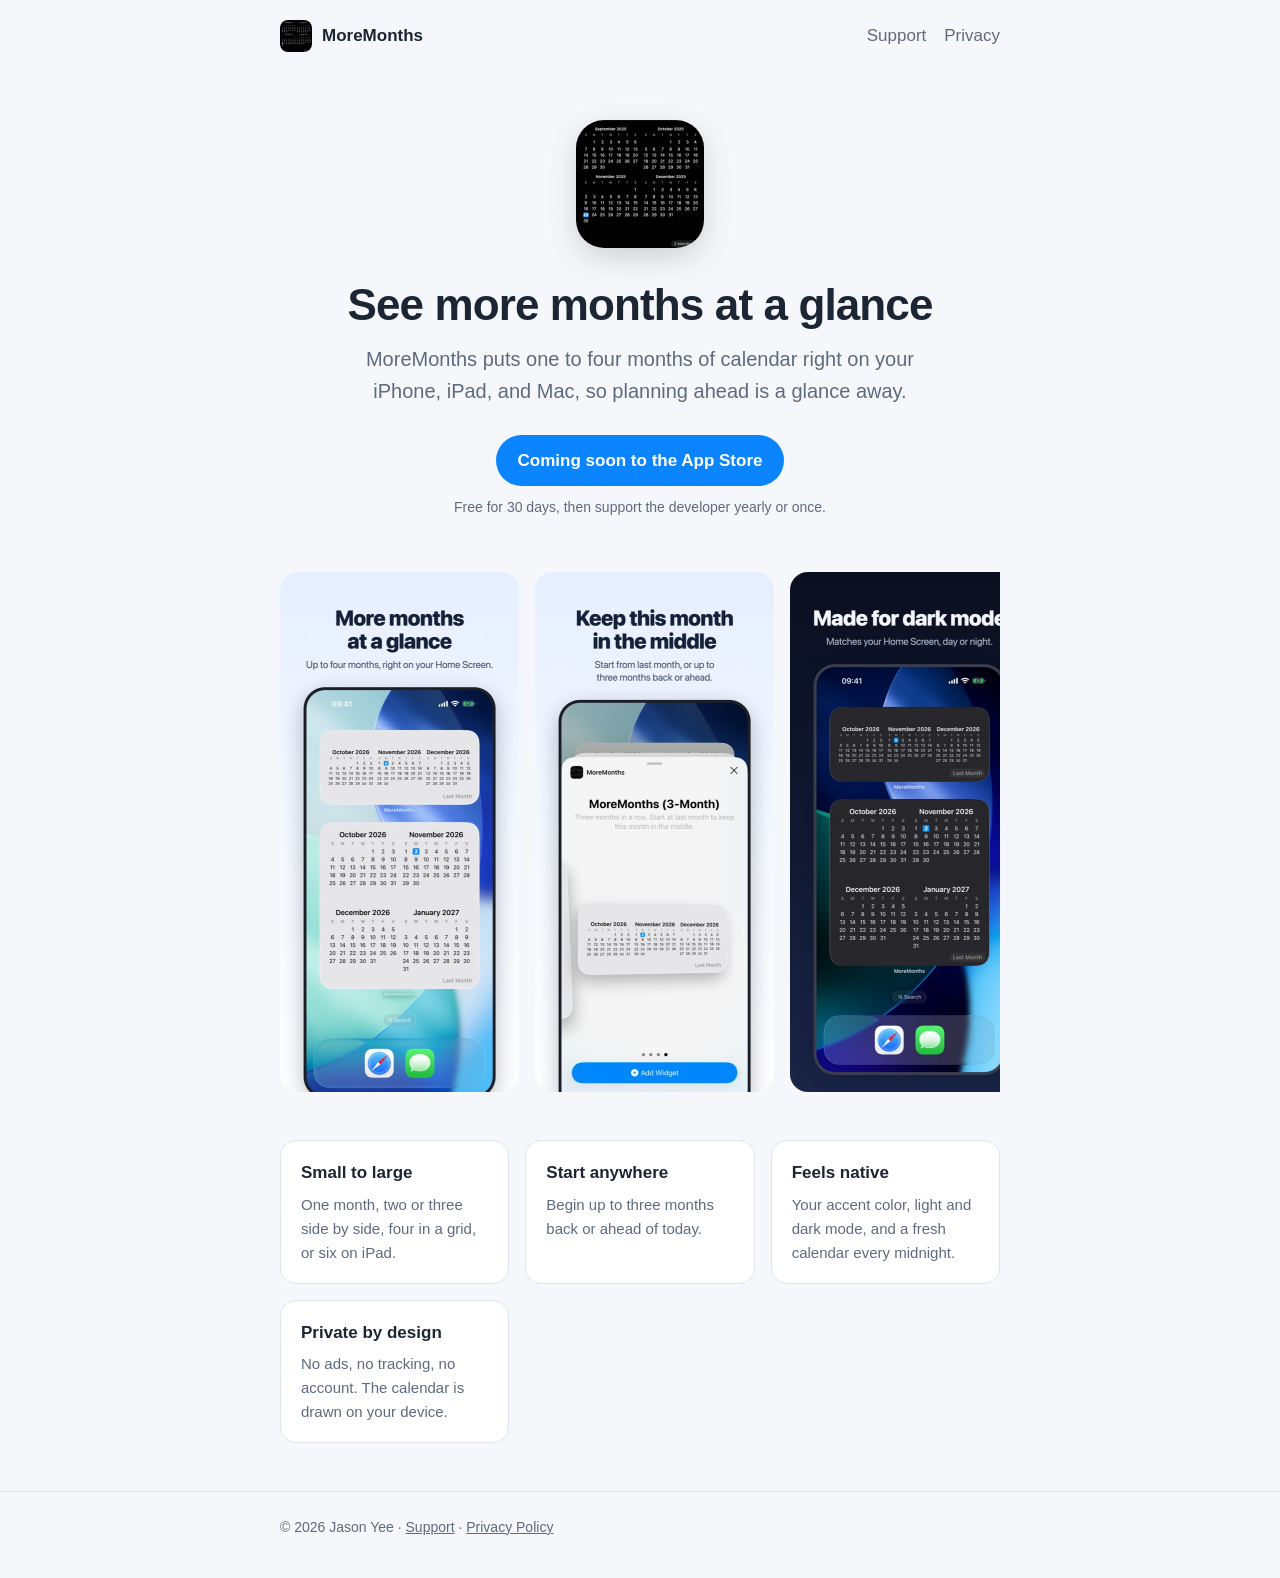
<file: index.html>
<!DOCTYPE html>
<html lang="en">
<head>
  <meta charset="utf-8">
  <meta name="viewport" content="width=device-width, initial-scale=1">
  <title>MoreMonths — Multi-month calendar widgets</title>
  <meta name="description" content="MoreMonths puts one to four months of calendar on your iPhone, iPad, and Mac Home Screen or desktop. No ads, no tracking.">
  <link rel="icon" href="assets/favicon.png">
  <meta property="og:title" content="MoreMonths — See more months at a glance">
  <meta property="og:description" content="One to four months of calendar on your iPhone, iPad, and Mac Home Screen. No ads, no tracking.">
  <meta property="og:image" content="https://jwsy.github.io/moremonths-site/assets/og-image.jpg">
  <meta property="og:url" content="https://jwsy.github.io/moremonths-site/">
  <meta name="twitter:card" content="summary_large_image">
  <link rel="stylesheet" href="assets/style.css">
</head>
<body>
  <div class="wrap">
    <header class="site">
      <a class="brand" href="./"><img src="assets/icon-256.png" alt="">MoreMonths</a>
      <nav><a href="support.html">Support</a><a href="privacy.html">Privacy</a></nav>
    </header>

    <section class="hero">
      <img class="icon" src="assets/icon-256.png" alt="MoreMonths app icon">
      <h1>See more months at a glance</h1>
      <p class="lede">MoreMonths puts one to four months of calendar right on your iPhone, iPad, and Mac, so planning ahead is a glance away.</p>
      <span class="button">Coming soon to the App Store</span>
      <p class="note">Free for 30 days, then support the developer yearly or once.</p>
    </section>

    <section class="shots" aria-label="Screenshots">
      <img src="assets/shots/iphone-1-glance.jpg" alt="MoreMonths widgets on an iPhone Home Screen showing October through January" loading="lazy">
      <img src="assets/shots/iphone-2-middle.jpg" alt="The 3-Month widget starting at last month, with the current month in the middle" loading="lazy">
      <img src="assets/shots/iphone-3-dark.jpg" alt="MoreMonths widgets in dark mode" loading="lazy">
      <img src="assets/shots/iphone-4-support.jpg" alt="The support screen with yearly and one-time options" loading="lazy">
    </section>

    <section class="features">
      <div class="feature">
        <h3>Small to large</h3>
        <p>One month, two or three side by side, four in a grid, or six on iPad.</p>
      </div>
      <div class="feature">
        <h3>Start anywhere</h3>
        <p>Begin up to three months back or ahead of today.</p>
      </div>
      <div class="feature">
        <h3>Feels native</h3>
        <p>Your accent color, light and dark mode, and a fresh calendar every midnight.</p>
      </div>
      <div class="feature">
        <h3>Private by design</h3>
        <p>No ads, no tracking, no account. The calendar is drawn on your device.</p>
      </div>
    </section>
  </div>

  <footer class="site">
    <div class="wrap">
      © 2026 Jason Yee · <a href="support.html">Support</a> · <a href="privacy.html">Privacy Policy</a>
    </div>
  </footer>
</body>
</html>
</file>
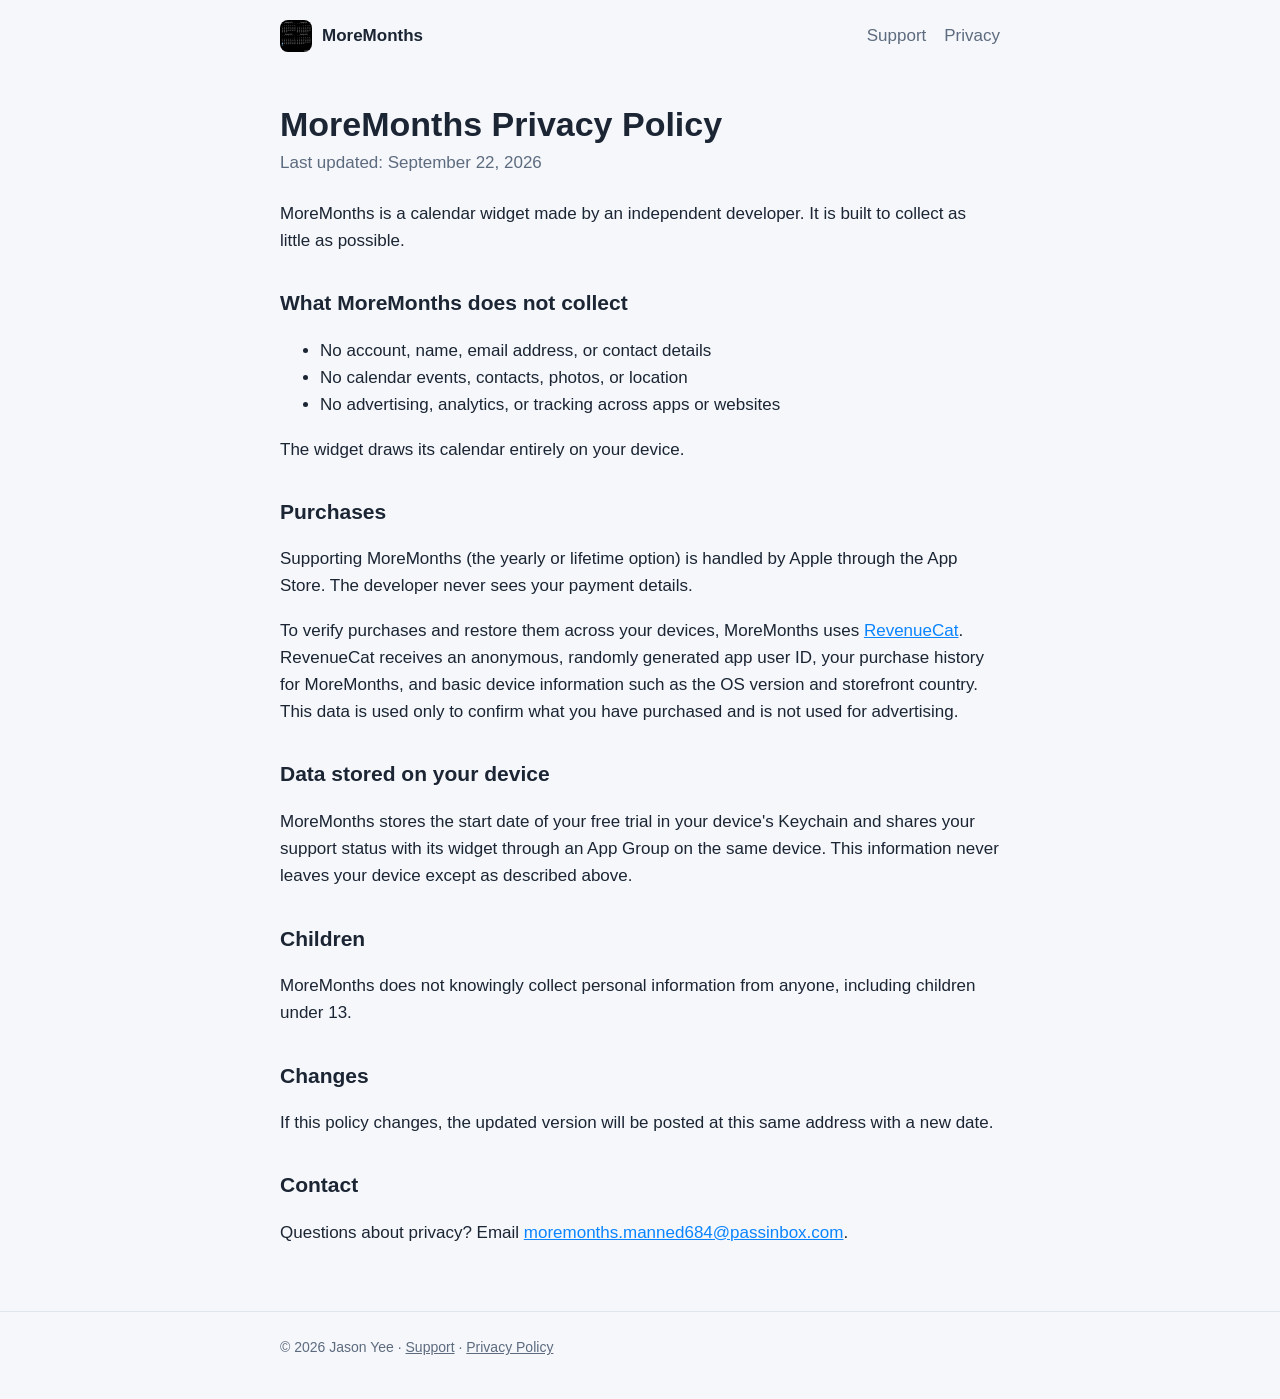
<file: privacy.html>
<!DOCTYPE html>
<html lang="en">
<head>
  <meta charset="utf-8">
  <meta name="viewport" content="width=device-width, initial-scale=1">
  <title>MoreMonths Privacy Policy</title>
  <link rel="icon" href="assets/favicon.png">
  <link rel="stylesheet" href="assets/style.css">
</head>
<body>
  <div class="wrap">
    <header class="site">
      <a class="brand" href="./"><img src="assets/icon-256.png" alt="">MoreMonths</a>
      <nav><a href="support.html">Support</a><a href="privacy.html">Privacy</a></nav>
    </header>

    <article>
      <h1>MoreMonths Privacy Policy</h1>
      <p class="updated">Last updated: September 22, 2026</p>
      <p>MoreMonths is a calendar widget made by an independent developer. It is built to collect as little as possible.</p>

      <h2>What MoreMonths does not collect</h2>
      <ul>
        <li>No account, name, email address, or contact details</li>
        <li>No calendar events, contacts, photos, or location</li>
        <li>No advertising, analytics, or tracking across apps or websites</li>
      </ul>
      <p>The widget draws its calendar entirely on your device.</p>

      <h2>Purchases</h2>
      <p>Supporting MoreMonths (the yearly or lifetime option) is handled by Apple through the App Store. The developer never sees your payment details.</p>
      <p>To verify purchases and restore them across your devices, MoreMonths uses <a href="https://www.revenuecat.com/privacy">RevenueCat</a>. RevenueCat receives an anonymous, randomly generated app user ID, your purchase history for MoreMonths, and basic device information such as the OS version and storefront country. This data is used only to confirm what you have purchased and is not used for advertising.</p>

      <h2>Data stored on your device</h2>
      <p>MoreMonths stores the start date of your free trial in your device's Keychain and shares your support status with its widget through an App Group on the same device. This information never leaves your device except as described above.</p>

      <h2>Children</h2>
      <p>MoreMonths does not knowingly collect personal information from anyone, including children under 13.</p>

      <h2>Changes</h2>
      <p>If this policy changes, the updated version will be posted at this same address with a new date.</p>

      <h2>Contact</h2>
      <p>Questions about privacy? Email <a href="mailto:moremonths.manned684@passinbox.com">moremonths.manned684@passinbox.com</a>.</p>
    </article>
  </div>

  <footer class="site">
    <div class="wrap">
      © 2026 Jason Yee · <a href="support.html">Support</a> · <a href="privacy.html">Privacy Policy</a>
    </div>
  </footer>
</body>
</html>
</file>
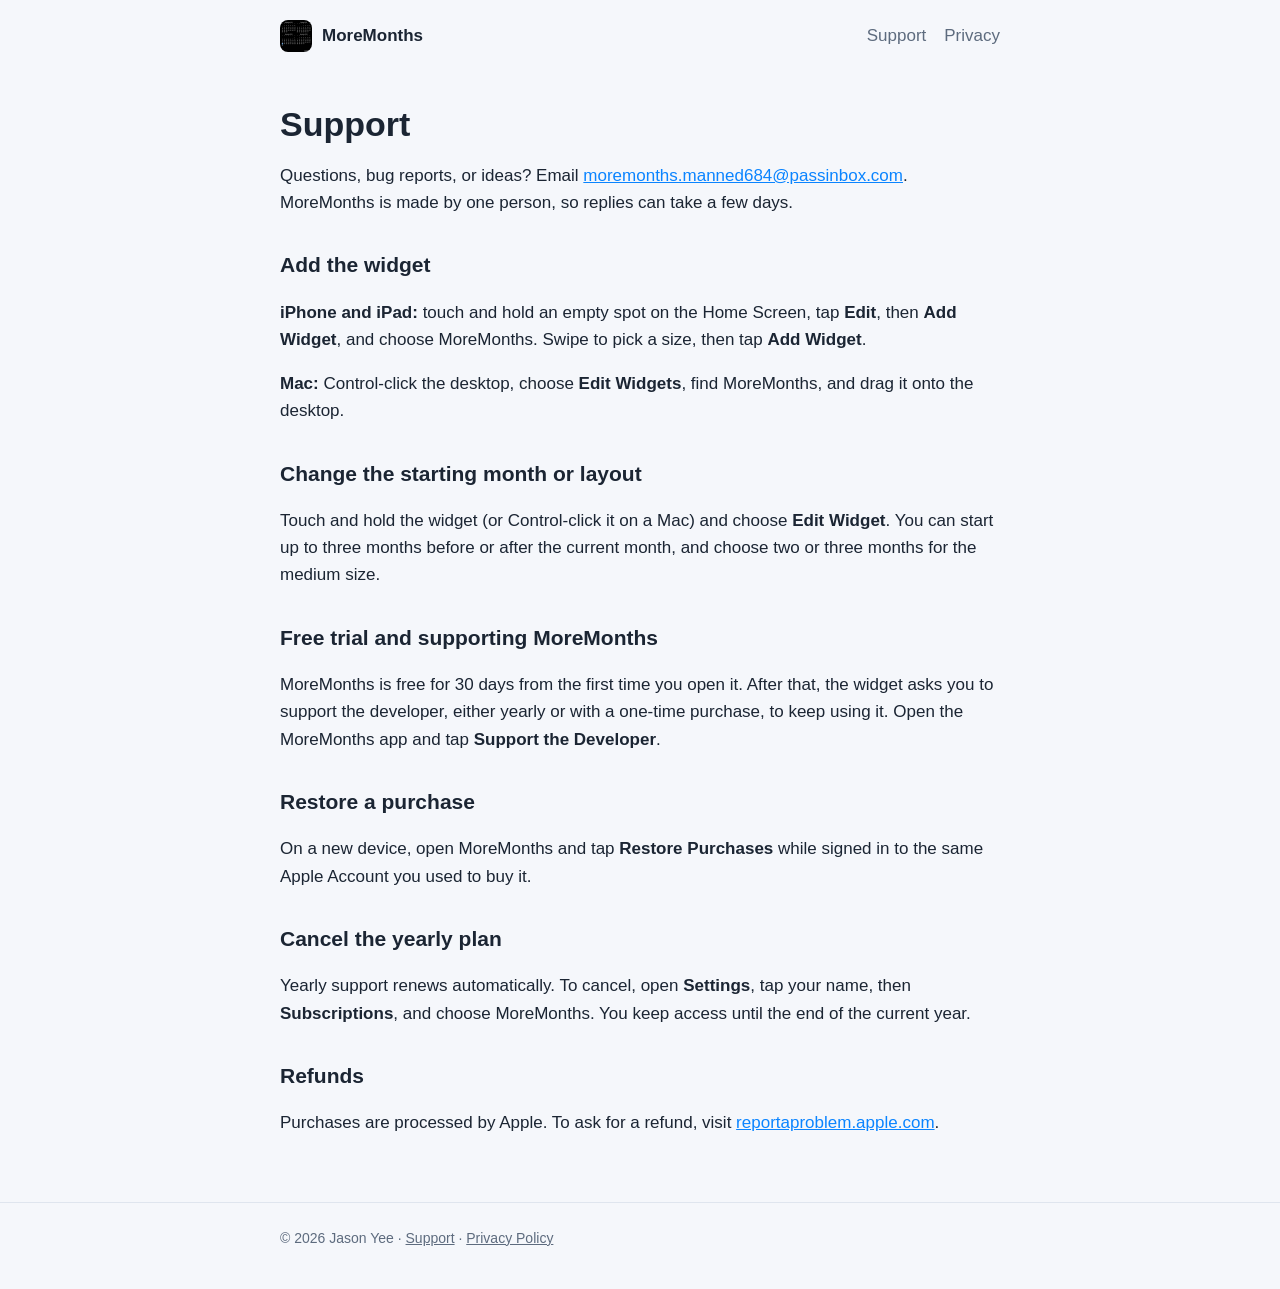
<file: support.html>
<!DOCTYPE html>
<html lang="en">
<head>
  <meta charset="utf-8">
  <meta name="viewport" content="width=device-width, initial-scale=1">
  <title>MoreMonths Support</title>
  <link rel="icon" href="assets/favicon.png">
  <link rel="stylesheet" href="assets/style.css">
</head>
<body>
  <div class="wrap">
    <header class="site">
      <a class="brand" href="./"><img src="assets/icon-256.png" alt="">MoreMonths</a>
      <nav><a href="support.html">Support</a><a href="privacy.html">Privacy</a></nav>
    </header>

    <article>
      <h1>Support</h1>
      <p>Questions, bug reports, or ideas? Email <a href="mailto:moremonths.manned684@passinbox.com">moremonths.manned684@passinbox.com</a>. MoreMonths is made by one person, so replies can take a few days.</p>

      <h2>Add the widget</h2>
      <p><strong>iPhone and iPad:</strong> touch and hold an empty spot on the Home Screen, tap <strong>Edit</strong>, then <strong>Add Widget</strong>, and choose MoreMonths. Swipe to pick a size, then tap <strong>Add Widget</strong>.</p>
      <p><strong>Mac:</strong> Control-click the desktop, choose <strong>Edit Widgets</strong>, find MoreMonths, and drag it onto the desktop.</p>

      <h2>Change the starting month or layout</h2>
      <p>Touch and hold the widget (or Control-click it on a Mac) and choose <strong>Edit Widget</strong>. You can start up to three months before or after the current month, and choose two or three months for the medium size.</p>

      <h2>Free trial and supporting MoreMonths</h2>
      <p>MoreMonths is free for 30 days from the first time you open it. After that, the widget asks you to support the developer, either yearly or with a one-time purchase, to keep using it. Open the MoreMonths app and tap <strong>Support the Developer</strong>.</p>

      <h2>Restore a purchase</h2>
      <p>On a new device, open MoreMonths and tap <strong>Restore Purchases</strong> while signed in to the same Apple Account you used to buy it.</p>

      <h2>Cancel the yearly plan</h2>
      <p>Yearly support renews automatically. To cancel, open <strong>Settings</strong>, tap your name, then <strong>Subscriptions</strong>, and choose MoreMonths. You keep access until the end of the current year.</p>

      <h2>Refunds</h2>
      <p>Purchases are processed by Apple. To ask for a refund, visit <a href="https://reportaproblem.apple.com">reportaproblem.apple.com</a>.</p>
    </article>
  </div>

  <footer class="site">
    <div class="wrap">
      © 2026 Jason Yee · <a href="support.html">Support</a> · <a href="privacy.html">Privacy Policy</a>
    </div>
  </footer>
</body>
</html>
</file>
<file: assets/style.css>
:root {
  --bg: #f5f7fb;
  --surface: #ffffff;
  --text: #1b2533;
  --muted: #5d6b7e;
  --accent: #0a84ff;
  --border: #dfe5ee;
}

@media (prefers-color-scheme: dark) {
  :root {
    --bg: #0f1218;
    --surface: #181d26;
    --text: #e8edf4;
    --muted: #98a4b5;
    --accent: #409cff;
    --border: #2a3140;
  }
}

* { box-sizing: border-box; }

body {
  margin: 0;
  background: var(--bg);
  color: var(--text);
  font: 17px/1.6 -apple-system, BlinkMacSystemFont, "SF Pro Text", "Helvetica Neue", Arial, sans-serif;
}

a { color: var(--accent); }

.wrap { max-width: 760px; margin: 0 auto; padding: 0 20px; }

header.site {
  display: flex;
  align-items: center;
  justify-content: space-between;
  padding: 20px 0;
}

header.site .brand {
  display: flex;
  align-items: center;
  gap: 10px;
  color: var(--text);
  font-weight: 600;
  text-decoration: none;
}

header.site .brand img { width: 32px; height: 32px; border-radius: 8px; }

header.site nav a { margin-left: 18px; color: var(--muted); text-decoration: none; }
header.site nav a:hover { color: var(--text); }

.hero { text-align: center; padding: 48px 0 32px; }
.hero img.icon { width: 128px; height: 128px; border-radius: 28px; box-shadow: 0 10px 30px rgba(0, 0, 0, 0.15); }
.hero h1 { font-size: 44px; line-height: 1.15; margin: 24px 0 12px; letter-spacing: -0.02em; }
.hero p.lede { font-size: 20px; color: var(--muted); margin: 0 auto 28px; max-width: 560px; }

.button {
  display: inline-block;
  padding: 12px 22px;
  border-radius: 999px;
  background: var(--accent);
  color: #fff;
  font-weight: 600;
  text-decoration: none;
}

.note { font-size: 14px; color: var(--muted); margin-top: 10px; }

.shots {
  display: flex;
  gap: 16px;
  overflow-x: auto;
  padding: 8px 0 24px;
  scroll-snap-type: x mandatory;
}
.shots img { height: 520px; border-radius: 18px; scroll-snap-align: center; flex: none; }
.shots:empty { display: none; }

.features {
  display: grid;
  grid-template-columns: repeat(auto-fit, minmax(210px, 1fr));
  gap: 16px;
  margin: 24px 0 48px;
}
.feature {
  background: var(--surface);
  border: 1px solid var(--border);
  border-radius: 16px;
  padding: 18px 20px;
}
.feature h3 { margin: 0 0 6px; font-size: 17px; }
.feature p { margin: 0; color: var(--muted); font-size: 15px; }

article { padding: 16px 0 48px; }
article h1 { font-size: 34px; line-height: 1.2; margin: 16px 0 4px; }
article h2 { font-size: 21px; margin: 32px 0 8px; }
article .updated { color: var(--muted); margin: 0 0 24px; }

footer.site {
  border-top: 1px solid var(--border);
  padding: 24px 0 40px;
  color: var(--muted);
  font-size: 14px;
}
footer.site a { color: var(--muted); }

@media (max-width: 560px) {
  .hero h1 { font-size: 34px; }
  .shots img { height: 420px; }
}
</file>
